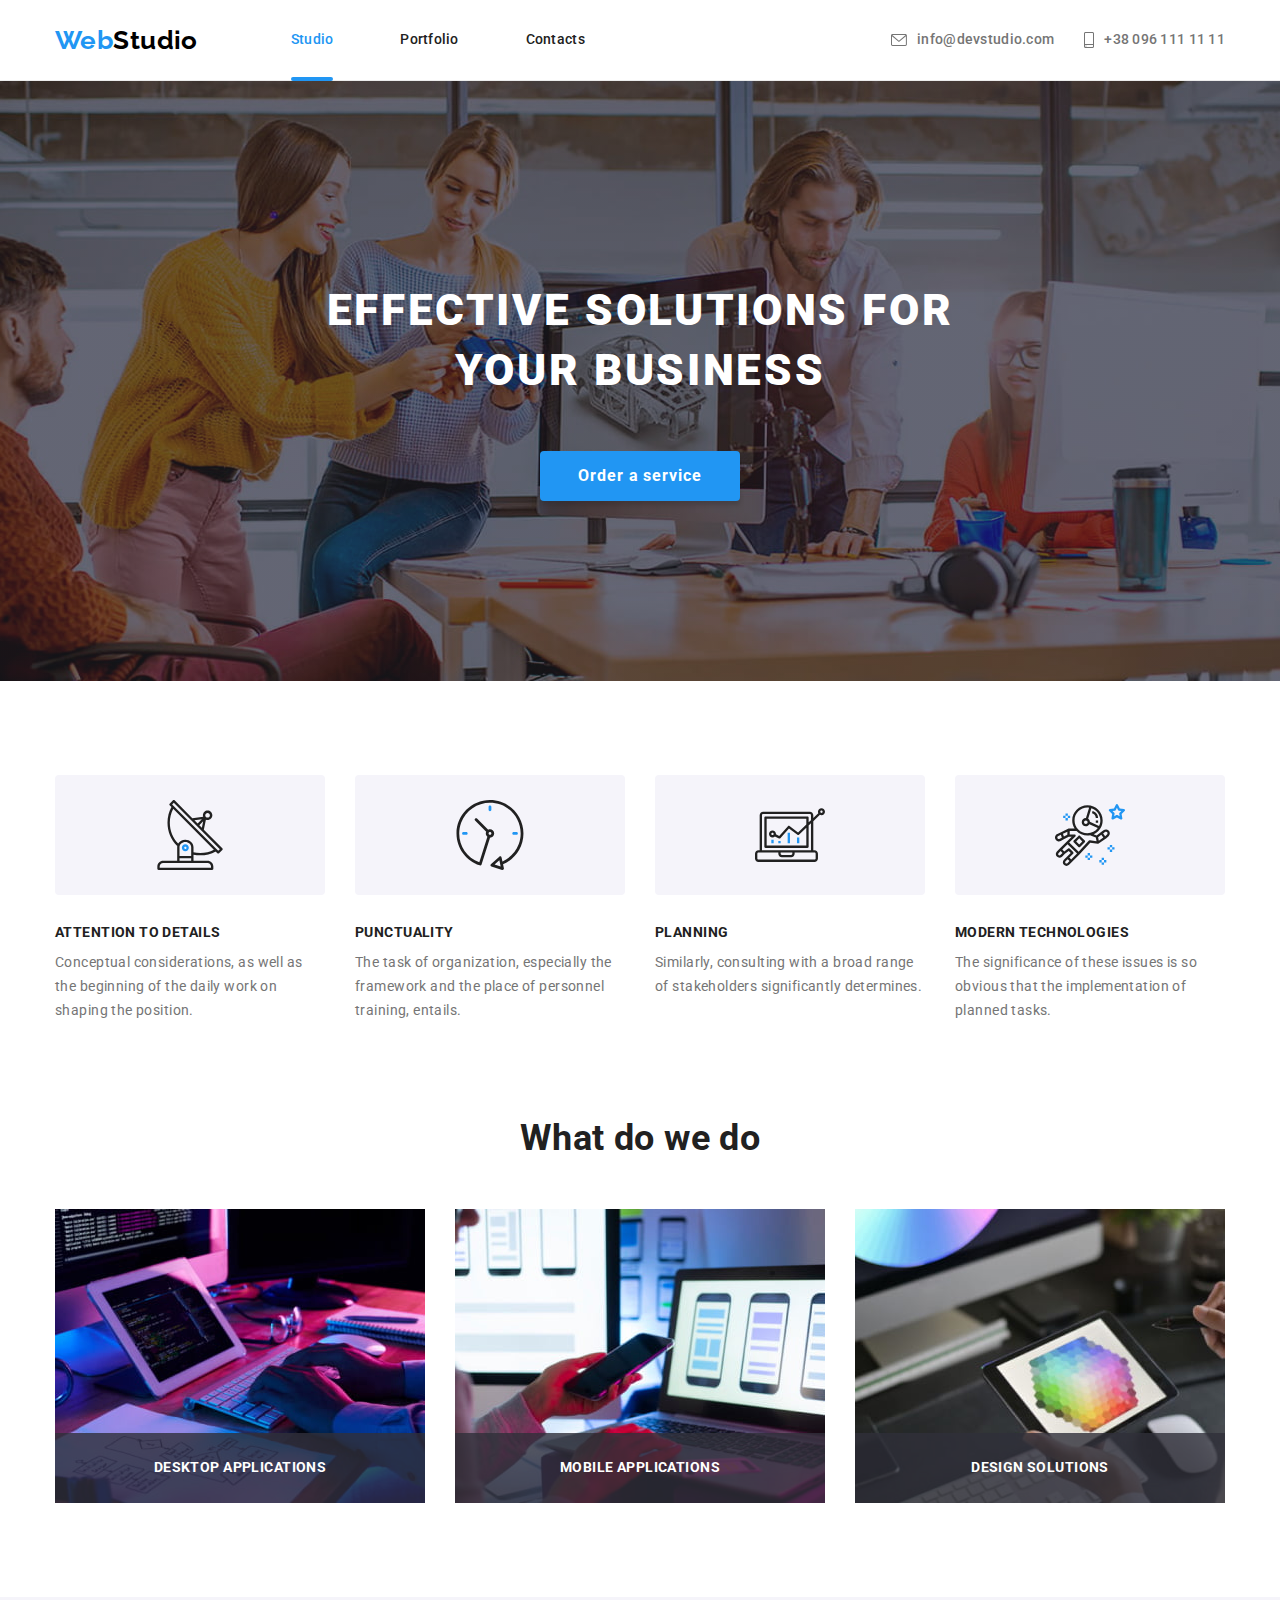
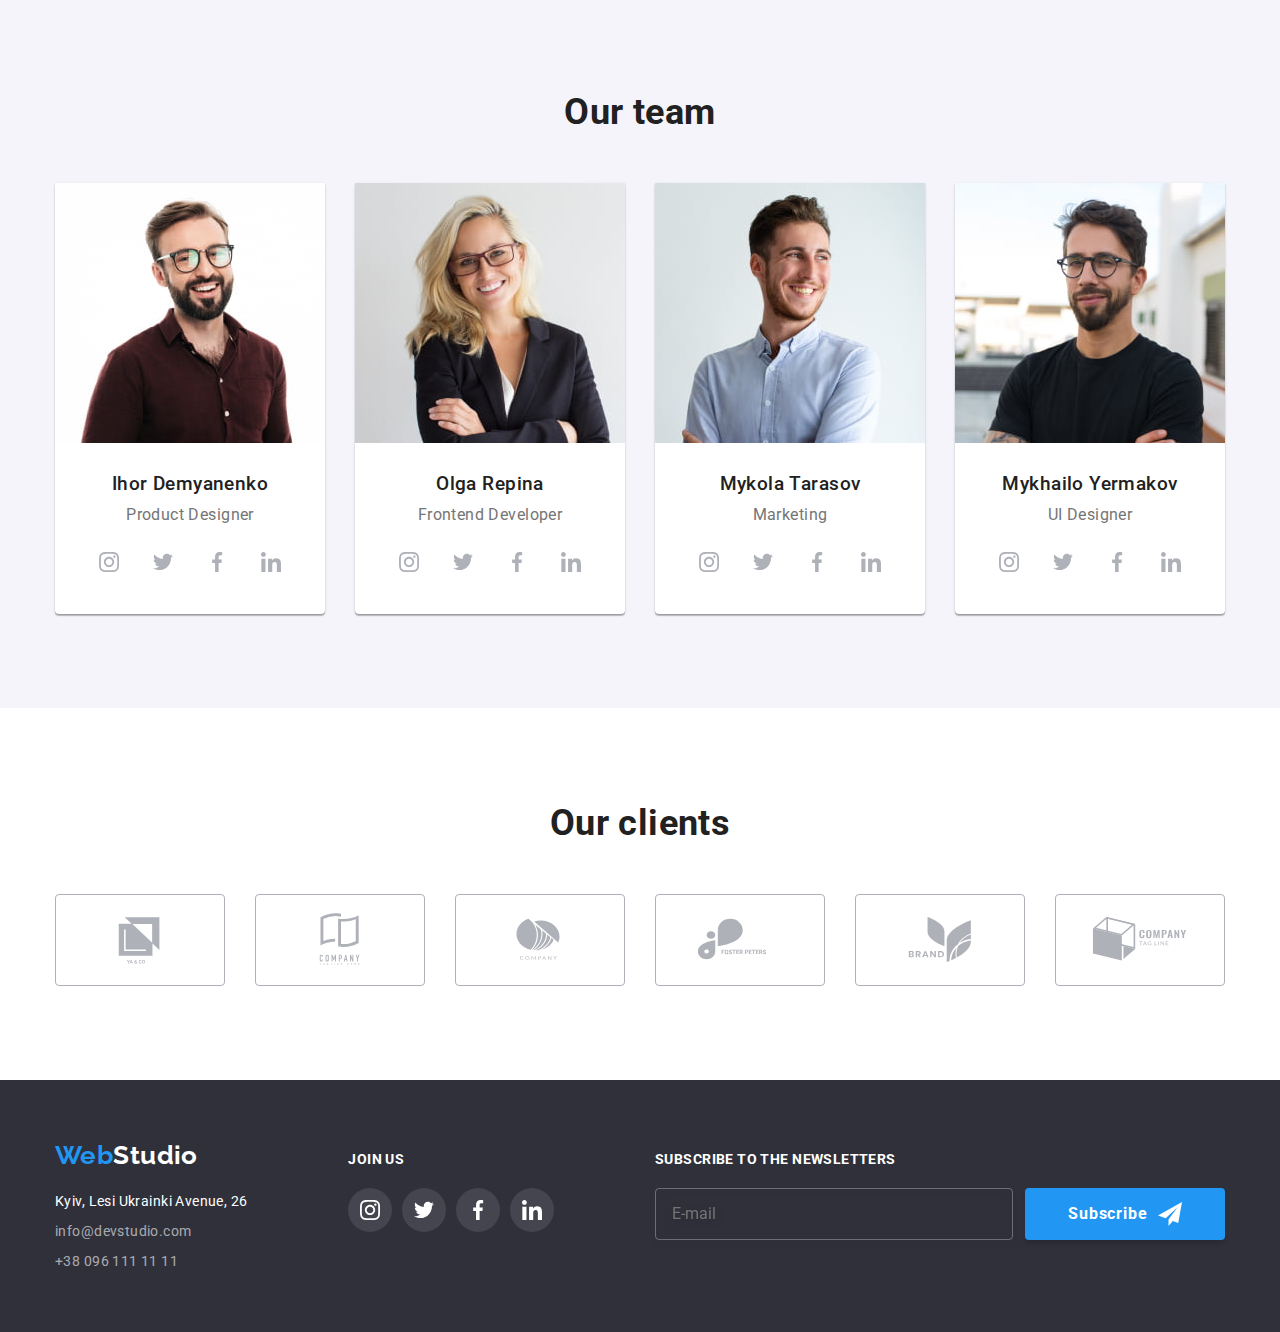
<file: index.html>
<!doctype html>
<html lang="en">
  <head>
    <meta charset="UTF-8" />
    <meta http-equiv="X-UA-Compatible" content="IE=edge" />
    <meta name="viewport" content="width=device-width, initial-scale=1.0" />
    <title>WebStudio</title>
    <link rel="icon" href="./images/favicon.ico" type="image/x-icon" />
    <link
      href="https://fonts.googleapis.com/css2?family=Raleway:wght@700&family=Roboto:wght@400;500;700;900&display=swap"
      rel="stylesheet"
    />
    <link rel="stylesheet" href="./css/main.min.css" />
  </head>

  <body>
    <!-- Header -->
    <header class="page-header">
      <div class="container container--centered page-header__container">
        <nav class="nav">
          <a class="logo" href="./index.html"
            >Web<span class="logo__text logo__text--black">Studio</span>
          </a>

          <button
            class="navigation-btn navigation-btn--mobile-menu"
            type="button"
            aria-expanded="false"
            aria-controls="mobile-menu"
            data-menu-button
          >
            <svg class="navigation-btn__icon" width="40" height="40" aria-label="Open mobile menu">
              <use class="navigation-btn__option--open" href="./images/icons.svg#open-menu"></use>
              <use class="navigation-btn__option--close" href="./images/icons.svg#close-menu"></use>
            </svg>
          </button>

          <div class="nav__container" id="mobile-menu" data-menu>
            <!-- Pages -->
            <ul class="pages">
              <li class="pages__item">
                <a class="link pages__link pages__link--current" href="./index.html">Studio</a>
              </li>
              <li class="pages__item">
                <a class="link pages__link" href="./portfolio.html">Portfolio</a>
              </li>
              <li class="pages__item">
                <a class="link pages__link" href="#">Contacts</a>
              </li>
            </ul>

            <!--Connection -->
            <ul class="connection">
              <li class="connection__item">
                <a class="link connection__link" href="mailto:info@devstudio.com">
                  <svg class="connection__icon connection__icon--envelope">
                    <use href="./images/icons.svg#envelope"></use>
                  </svg>
                  info@devstudio.com
                </a>
              </li>
              <li class="connection__item">
                <a class="link link--accent connection__link" href="tel:+380961111111">
                  <svg class="connection__icon connection__icon--smartphone">
                    <use href="./images/icons.svg#smartphone"></use>
                  </svg>
                  +38 096 111 11 11
                </a>
              </li>
            </ul>

            <ul class="mobile-menu__social-links">
              <li class="social-links__item--mobile-menu">
                <a class="link link--accent social-links__link--mobile-menu" href="#">
                  Instagram
                </a>
              </li>
              <li class="social-links__item--mobile-menu">
                <a class="link link--accent social-links__link--mobile-menu" href="#">Twitter</a>
              </li>
              <li class="social-links__item--mobile-menu">
                <a class="link link--accent social-links__link--mobile-menu" href="#">Facebook</a>
              </li>
              <li class="social-links__item--mobile-menu">
                <a class="link link--accent social-links__link--mobile-menu" href="#">LinkedIn</a>
              </li>
            </ul>
          </div>
        </nav>
      </div>
    </header>

    <main>
      <!-- Hero -->
      <section class="section section--hero">
        <h1 class="section__title section__title--hero">Effective solutions for your business</h1>
        <button class="btn section__btn section__btn--hero" type="button" data-modal-open>
          Order a service
        </button>
      </section>

      <!-- Features -->
      <section class="section">
        <div class="container container--centered">
          <h2 class="section__title visually-hidden">Features</h2>

          <ul class="features">
            <li class="features__item">
              <div class="features__wrap">
                <svg class="features__icon" width="70" height="70">
                  <use href="./images/icons.svg#antenna"></use>
                </svg>
              </div>
              <h3 class="features__title">Attention to details</h3>
              <p class="features__descr">
                Conceptual considerations, as well as the beginning of the daily work on shaping the
                position.
              </p>
            </li>
            <li class="features__item">
              <div class="features__wrap">
                <svg class="features__icon" width="70" height="70">
                  <use href="./images/icons.svg#clock"></use>
                </svg>
              </div>
              <h3 class="features__title">Punctuality</h3>
              <p class="features__descr">
                The task of organization, especially the framework and the place of personnel
                training, entails.
              </p>
            </li>
            <li class="features__item">
              <div class="features__wrap">
                <svg class="features__icon" width="70" height="70">
                  <use href="./images/icons.svg#diagram"></use>
                </svg>
              </div>
              <h3 class="features__title">Planning</h3>
              <p class="features__descr">
                Similarly, consulting with a broad range of stakeholders significantly determines.
              </p>
            </li>
            <li class="features__item">
              <div class="features__wrap">
                <svg class="features__icon" width="70" height="70">
                  <use href="./images/icons.svg#astronaut"></use>
                </svg>
              </div>
              <h3 class="features__title">Modern technologies</h3>
              <p class="features__descr">
                The significance of these issues is so obvious that the implementation of planned
                tasks.
              </p>
            </li>
          </ul>
        </div>
      </section>

      <!-- Directions -->
      <section class="section section--padding-top section--directions">
        <div class="container container--centered">
          <h2 class="section__title">What do we do</h2>

          <ul class="directions">
            <li class="directions__item">
              <div class="directions__meta">
                <img
                  class="directions__img"
                  srcset="./images/desktop.jpg 1x, ./images/desktop@2x.jpg 2x"
                  src="./images/desktop.jpg"
                  alt="Desktop development"
                  width="370"
                />
                <p class="directions__label">Desktop applications</p>
              </div>
            </li>
            <li class="directions__item">
              <div class="directions__meta">
                <img
                  class="directions__img"
                  srcset="./images/mobile.jpg 1x, ./images/mobile@2x.jpg 2x"
                  src="./images/mobile.jpg"
                  alt="Mobile app development"
                  width="370"
                />
                <p class="directions__label">Mobile applications</p>
              </div>
            </li>
            <li class="directions__item">
              <div class="directions__meta">
                <img
                  class="directions__img"
                  srcset="./images/web.jpg 1x, ./images/web@2x.jpg 2x"
                  src="./images/web.jpg"
                  alt="Web programming"
                  width="370"
                />
                <p class="directions__label">Design solutions</p>
              </div>
            </li>
          </ul>
        </div>
      </section>

      <!-- Team -->
      <section class="section section--bgr">
        <div class="container container--centered">
          <h2 class="section__title">Our team</h2>

          <ul class="team">
            <li class="team__item">
              <div class="team-member">
                <img
                  class="team-member__img"
                  srcset="
                    ./images/product-designer-270.jpg 270w,
                    ./images/product-designer-354.jpg 354w,
                    ./images/product-designer-450.jpg 450w,
                    ./images/product-designer-540.jpg 540w,
                    ./images/product-designer-708.jpg 708w,
                    ./images/product-designer-900.jpg 900w
                  "
                  sizes="(max-width: 767px) 450px, (min-width: 768px) and (max-width: 1199px) 354px, (min-width: 1200px) 270px"
                  src="./images/product-designer-450.jpg"
                  alt="Product Designer"
                />
                <div class="team-member__meta">
                  <h3 class="team-member__name">Ihor Demyanenko</h3>
                  <p class="team-member__position">Product Designer</p>

                  <!-- Social Links -->
                  <ul class="social-links team-member__social-links">
                    <li class="social-links__item">
                      <a class="social-links__link social-links__link--dynamic-fill-color" href="#">
                        <svg class="social-links__icon" width="20" height="20">
                          <use href="./images/icons.svg#instagram"></use>
                        </svg>
                      </a>
                    </li>
                    <li class="social-links__item">
                      <a class="social-links__link social-links__link--dynamic-fill-color" href="#">
                        <svg class="social-links__icon" width="20" height="20">
                          <use href="./images/icons.svg#twitter"></use>
                        </svg>
                      </a>
                    </li>
                    <li class="social-links__item">
                      <a class="social-links__link social-links__link--dynamic-fill-color" href="#">
                        <svg class="social-links__icon" width="20" height="20">
                          <use href="./images/icons.svg#facebook"></use>
                        </svg>
                      </a>
                    </li>
                    <li class="social-links__item">
                      <a class="social-links__link social-links__link--dynamic-fill-color" href="#">
                        <svg class="social-links__icon" width="20" height="20">
                          <use href="./images/icons.svg#linkedin"></use>
                        </svg>
                      </a>
                    </li>
                  </ul>
                </div>
              </div>
            </li>
            <li class="team__item">
              <div class="team-member">
                <img
                  class="team-member__img"
                  srcset="
                    ./images/frontend-developer-270.jpg 270w,
                    ./images/frontend-developer-354.jpg 354w,
                    ./images/frontend-developer-450.jpg 450w,
                    ./images/frontend-developer-540.jpg 540w,
                    ./images/frontend-developer-708.jpg 708w,
                    ./images/frontend-developer-900.jpg 900w
                  "
                  sizes="(max-width: 767px) 450px, (min-width: 768px) and (max-width: 1199px) 354px, (min-width: 1200px) 270px"
                  src="./images/frontend-developer-450.jpg"
                  alt="Frontend Developer"
                />
                <div class="team-member__meta">
                  <h3 class="team-member__name">Olga Repina</h3>
                  <p class="team-member__position">Frontend Developer</p>

                  <!-- Social Links -->
                  <ul class="social-links team-member__social-links">
                    <li class="social-links__item">
                      <a class="social-links__link social-links__link--dynamic-fill-color" href="#">
                        <svg class="social-links__icon" width="20" height="20">
                          <use href="./images/icons.svg#instagram"></use>
                        </svg>
                      </a>
                    </li>
                    <li class="social-links__item">
                      <a class="social-links__link social-links__link--dynamic-fill-color" href="#">
                        <svg class="social-links__icon" width="20" height="20">
                          <use href="./images/icons.svg#twitter"></use>
                        </svg>
                      </a>
                    </li>
                    <li class="social-links__item">
                      <a class="social-links__link social-links__link--dynamic-fill-color" href="#">
                        <svg class="social-links__icon" width="20" height="20">
                          <use href="./images/icons.svg#facebook"></use>
                        </svg>
                      </a>
                    </li>
                    <li class="social-links__item">
                      <a class="social-links__link social-links__link--dynamic-fill-color" href="#">
                        <svg class="social-links__icon" width="20" height="20">
                          <use href="./images/icons.svg#linkedin"></use>
                        </svg>
                      </a>
                    </li>
                  </ul>
                </div>
              </div>
            </li>
            <li class="team__item">
              <div class="team-member">
                <img
                  class="team-member__img"
                  srcset="
                    ./images/marketing-270.jpg 270w,
                    ./images/marketing-354.jpg 354w,
                    ./images/marketing-450.jpg 450w,
                    ./images/marketing-540.jpg 540w,
                    ./images/marketing-708.jpg 708w,
                    ./images/marketing-900.jpg 900w
                  "
                  sizes="(max-width: 767px) 450px, (min-width: 768px) and (max-width: 1199px) 354px, (min-width: 1200px) 270px"
                  src="./images/marketing-450.jpg"
                  alt="Marketing"
                />
                <div class="team-member__meta">
                  <h3 class="team-member__name">Mykola Tarasov</h3>
                  <p class="team-member__position">Marketing</p>

                  <!-- Social Links -->
                  <ul class="social-links team-member__social-links">
                    <li class="social-links__item">
                      <a class="social-links__link social-links__link--dynamic-fill-color" href="#">
                        <svg class="social-links__icon" width="20" height="20">
                          <use href="./images/icons.svg#instagram"></use>
                        </svg>
                      </a>
                    </li>
                    <li class="social-links__item">
                      <a class="social-links__link social-links__link--dynamic-fill-color" href="#">
                        <svg class="social-links__icon" width="20" height="20">
                          <use href="./images/icons.svg#twitter"></use>
                        </svg>
                      </a>
                    </li>
                    <li class="social-links__item">
                      <a class="social-links__link social-links__link--dynamic-fill-color" href="#">
                        <svg class="social-links__icon" width="20" height="20">
                          <use href="./images/icons.svg#facebook"></use>
                        </svg>
                      </a>
                    </li>
                    <li class="social-links__item">
                      <a class="social-links__link social-links__link--dynamic-fill-color" href="#">
                        <svg class="social-links__icon" width="20" height="20">
                          <use href="./images/icons.svg#linkedin"></use>
                        </svg>
                      </a>
                    </li>
                  </ul>
                </div>
              </div>
            </li>
            <li class="team__item">
              <div class="team-member">
                <img
                  class="team-member__img"
                  srcset="
                    ./images/ui-designer-270.jpg 270w,
                    ./images/ui-designer-354.jpg 354w,
                    ./images/ui-designer-450.jpg 450w,
                    ./images/ui-designer-540.jpg 540w,
                    ./images/ui-designer-708.jpg 708w,
                    ./images/ui-designer-900.jpg 900w
                  "
                  sizes="(max-width: 767px) 450px, (min-width: 768px) and (max-width: 1199px) 354px, (min-width: 1200px) 270px"
                  src="./images/ui-designer-450.jpg"
                  alt="UI Designer"
                />
                <div class="team-member__meta">
                  <h3 class="team-member__name">Mykhailo Yermakov</h3>
                  <p class="team-member__position">UI Designer</p>

                  <!-- Social Links -->
                  <ul class="social-links team-member__social-links">
                    <li class="social-links__item">
                      <a class="social-links__link social-links__link--dynamic-fill-color" href="#">
                        <svg class="social-links__icon" width="20" height="20">
                          <use href="./images/icons.svg#instagram"></use>
                        </svg>
                      </a>
                    </li>
                    <li class="social-links__item">
                      <a class="social-links__link social-links__link--dynamic-fill-color" href="#">
                        <svg class="social-links__icon" width="20" height="20">
                          <use href="./images/icons.svg#twitter"></use>
                        </svg>
                      </a>
                    </li>
                    <li class="social-links__item">
                      <a class="social-links__link social-links__link--dynamic-fill-color" href="#">
                        <svg class="social-links__icon" width="20" height="20">
                          <use href="./images/icons.svg#facebook"></use>
                        </svg>
                      </a>
                    </li>
                    <li class="social-links__item">
                      <a class="social-links__link social-links__link--dynamic-fill-color" href="#">
                        <svg class="social-links__icon" width="20" height="20">
                          <use href="./images/icons.svg#linkedin"></use>
                        </svg>
                      </a>
                    </li>
                  </ul>
                </div>
              </div>
            </li>
          </ul>
        </div>
      </section>

      <!-- Clients -->
      <section class="section">
        <div class="container container--centered">
          <h2 class="section__title">Our clients</h2>

          <ul class="clients">
            <li class="clients__item">
              <a class="clients__link" href="#">
                <svg class="clients__icon" width="106" height="60">
                  <use href="./images/icons.svg#logo-ya-and-co"></use>
                </svg>
              </a>
            </li>
            <li class="clients__item">
              <a class="clients__link" href="#">
                <svg class="clients__icon" width="106" height="60">
                  <use href="./images/icons.svg#logo-tagline-here"></use>
                </svg>
              </a>
            </li>
            <li class="clients__item">
              <a class="clients__link" href="#">
                <svg class="clients__icon" width="106" height="60">
                  <use href="./images/icons.svg#logo-company"></use>
                </svg>
              </a>
            </li>
            <li class="clients__item">
              <a class="clients__link" href="#">
                <svg class="clients__icon" width="106" height="60">
                  <use href="./images/icons.svg#logo-foster-peters"></use>
                </svg>
              </a>
            </li>
            <li class="clients__item">
              <a class="clients__link" href="#">
                <svg class="clients__icon" width="106" height="60">
                  <use href="./images/icons.svg#logo-brand"></use>
                </svg>
              </a>
            </li>
            <li class="clients__item">
              <a class="clients__link" href="#">
                <svg class="clients__icon" width="106" height="60">
                  <use href="./images/icons.svg#logo-tag-line"></use>
                </svg>
              </a>
            </li>
          </ul>
        </div>
      </section>
    </main>

    <!-- Footer -->
    <footer class="page-footer">
      <div class="container container--centered page-footer__container">
        <div class="page-footer__association">
          <a class="logo" href="./index.html"
            >Web<span class="logo__text logo__text--white">Studio</span>
          </a>

          <address>
            <!-- Contacts -->
            <ul class="contacts page-footer__contacts">
              <li class="contacts__item">
                <a
                  class="link contacts__link contacts__link--white-link"
                  href="https://goo.gl/maps/5Cw5wHXfv2F4CqR76"
                  target="_blank"
                  rel="noopener noreferrer"
                  >Kyiv, Lesi Ukrainki Avenue, 26</a
                >
              </li>
              <li class="contacts__item">
                <a class="link contacts__link" href="mailto:info@devstudio.com"
                  >info@devstudio.com</a
                >
              </li>
              <li class="contacts__item">
                <a class="link contacts__link" href="tel:+380961111111">+38 096 111 11 11</a>
              </li>
            </ul>
          </address>
        </div>

        <!-- Connect -->
        <div class="page-footer__connect">
          <p class="page-footer__title">Join us</p>

          <!-- Social Links -->
          <ul class="social-links page-footer__social-links">
            <li class="social-links__item">
              <a class="social-links__link social-links__link--static-fill-color" href="#">
                <svg class="social-links__icon" width="20" height="20">
                  <use href="./images/icons.svg#instagram"></use>
                </svg>
              </a>
            </li>
            <li class="social-links__item">
              <a class="social-links__link social-links__link--static-fill-color" href="#">
                <svg class="social-links__icon" width="20" height="20">
                  <use href="./images/icons.svg#twitter"></use>
                </svg>
              </a>
            </li>
            <li class="social-links__item">
              <a class="social-links__link social-links__link--static-fill-color" href="#">
                <svg class="social-links__icon" width="20" height="20">
                  <use href="./images/icons.svg#facebook"></use>
                </svg>
              </a>
            </li>
            <li class="social-links__item">
              <a class="social-links__link social-links__link--static-fill-color" href="#">
                <svg class="social-links__icon" width="20" height="20">
                  <use href="./images/icons.svg#linkedin"></use>
                </svg>
              </a>
            </li>
          </ul>
        </div>

        <!-- Subscribe -->
        <div class="subscribe page-footer__subscribe">
          <p class="page-footer__title">Subscribe to the newsletters</p>

          <!-- Subscription -->
          <form
            class="subscription subscribe__subscription"
            name="subscription"
            autocomplete="on"
            novalidate
          >
            <input class="subscription__field" type="email" name="email" placeholder="E-mail" />
            <button class="btn subscription__btn" type="submit">
              Subscribe
              <svg class="btn__icon" width="24" height="24">
                <use href="./images/icons.svg#send"></use>
              </svg>
            </button>
          </form>
        </div>
      </div>
    </footer>

    <!-- Backdrop -->
    <div class="backdrop backdrop--is-hidden" data-modal>
      <!-- Modal Window -->
      <div class="modal-window modal-window--service-order">
        <button class="navigation-btn navigation-btn--close-modal" data-modal-close>
          <svg class="navigation-btn__icon" width="18" height="18">
            <use href="./images/icons.svg#close"></use>
          </svg>
        </button>
        <p class="modal-window__title">Leave your contact information, and we will call you back</p>

        <!-- Service Order -->
        <form
          class="service-order modal-window__service-order"
          name="service-order"
          autocomplete="on"
          novalidate
        >
          <div class="service-order__input-fields">
            <label class="service-order__label service-order__label--text-field">
              Name
              <span class="service-order__field">
                <input
                  class="service-order__input service-order__input--one-line-field"
                  type="text"
                  name="name"
                />
                <svg class="service-order__icon service-order__icon--input" width="12" height="12">
                  <use href="./images/icons.svg#name"></use>
                </svg>
              </span>
            </label>
            <label class="service-order__label service-order__label--text-field">
              Phone
              <span class="service-order__field">
                <input
                  class="service-order__input service-order__input--one-line-field"
                  type="tel"
                  name="tel"
                />
                <svg class="service-order__icon service-order__icon--input" width="13" height="13">
                  <use href="./images/icons.svg#tel"></use>
                </svg>
              </span>
            </label>
            <label class="service-order__label service-order__label--text-field">
              Email
              <span class="service-order__field">
                <input
                  class="service-order__input service-order__input--one-line-field"
                  type="email"
                  name="email"
                />
                <svg class="service-order__icon service-order__icon--input" width="15" height="12">
                  <use href="./images/icons.svg#email"></use>
                </svg>
              </span>
            </label>
            <label
              class="service-order__label service-order__label--text-field service-order__label--margin-bottom"
            >
              Comment
              <textarea
                class="service-order__input service-order__input--multi-line-field"
                name="comment"
                placeholder="Enter the text"
              ></textarea>
            </label>
          </div>

          <label class="service-order__label service-order__label--check">
            <input
              class="service-order__field service-order__field--check visually-hidden"
              type="checkbox"
              name="policy"
              value="policy"
            />
            <span class="service-order__check">
              <svg class="service-order__icon service-order__icon--check" width="16" height="15">
                <use href="./images/icons.svg#check"></use>
              </svg>
            </span>
            I agree to the newsletter and accept&nbsp;
            <a class="service-order__link" href="#">Terms of the agreement</a>
          </label>
          <button class="btn service-order__btn" type="submit">Send</button>
        </form>
      </div>
    </div>

    <script src="./js/mobile-menu.js"></script>
    <script src="./js/modal.js"></script>
  </body>
</html>
</file>
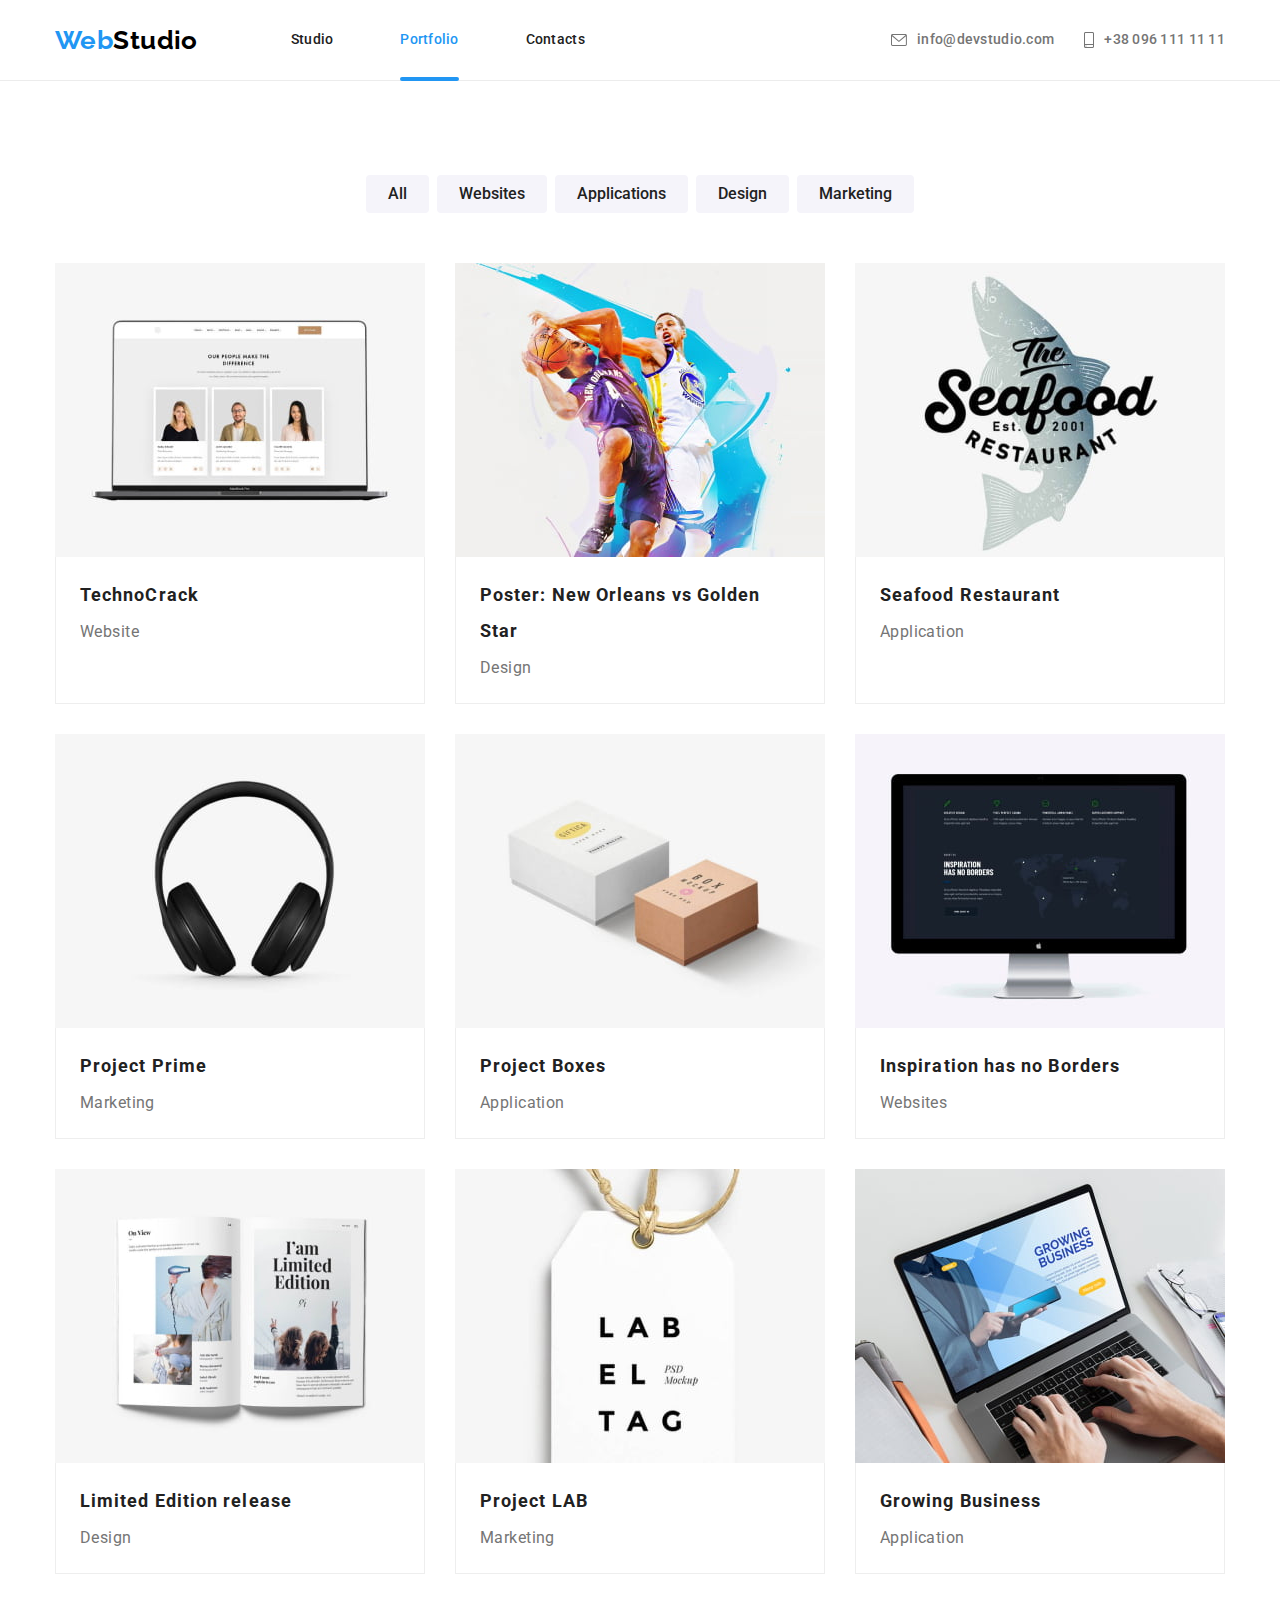
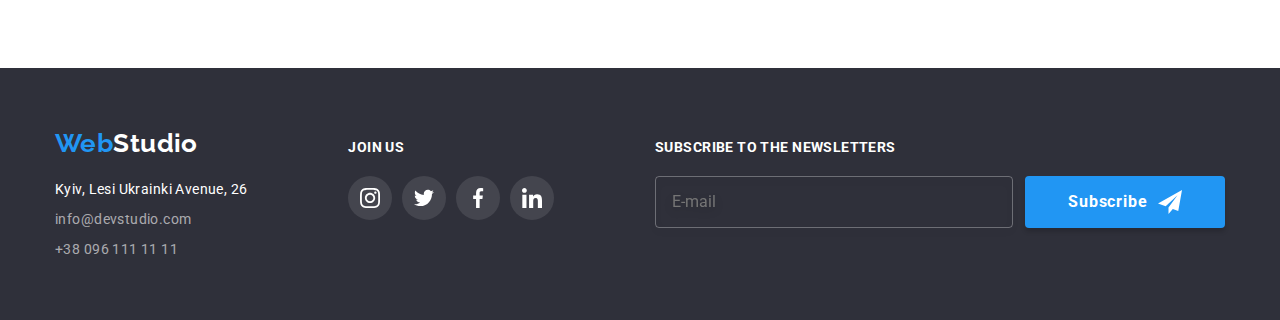
<file: portfolio.html>
<!doctype html>
<html lang="en">
  <head>
    <meta charset="UTF-8" />
    <meta http-equiv="X-UA-Compatible" content="IE=edge" />
    <meta name="viewport" content="width=device-width, initial-scale=1.0" />
    <title>Portfolio</title>
    <link rel="icon" href="./images/favicon.ico" type="image/x-icon" />
    <link
      href="https://fonts.googleapis.com/css2?family=Raleway:wght@700&family=Roboto:wght@400;500;700;900&display=swap"
      rel="stylesheet"
    />
    <link rel="stylesheet" href="./css/main.min.css" />
  </head>

  <body>
    <!-- Header -->
    <header class="page-header">
      <div class="container container--centered page-header__container">
        <nav class="nav">
          <a class="logo" href="./index.html"
            >Web<span class="logo__text logo__text--black">Studio</span>
          </a>

          <button
            class="navigation-btn navigation-btn--mobile-menu"
            type="button"
            aria-expanded="false"
            aria-controls="mobile-menu"
            data-menu-button
          >
            <svg class="navigation-btn__icon" width="40" height="40" aria-label="Open mobile menu">
              <use class="navigation-btn__option--open" href="./images/icons.svg#open-menu"></use>
              <use class="navigation-btn__option--close" href="./images/icons.svg#close-menu"></use>
            </svg>
          </button>

          <div class="nav__container" id="mobile-menu" data-menu>
            <!-- Pages -->
            <ul class="pages">
              <li class="pages__item">
                <a class="link pages__link" href="./index.html">Studio</a>
              </li>
              <li class="pages__item">
                <a class="link pages__link pages__link--current" href="./portfolio.html">
                  Portfolio
                </a>
              </li>
              <li class="pages__item">
                <a class="link pages__link" href="#">Contacts</a>
              </li>
            </ul>

            <!--Connection -->
            <ul class="connection">
              <li class="connection__item">
                <a class="link connection__link" href="mailto:info@devstudio.com">
                  <svg class="connection__icon connection__icon--envelope">
                    <use href="./images/icons.svg#envelope"></use>
                  </svg>
                  info@devstudio.com
                </a>
              </li>
              <li class="connection__item">
                <a class="link link--accent connection__link" href="tel:+380961111111">
                  <svg class="connection__icon connection__icon--smartphone">
                    <use href="./images/icons.svg#smartphone"></use>
                  </svg>
                  +38 096 111 11 11
                </a>
              </li>
            </ul>

            <ul class="mobile-menu__social-links">
              <li class="social-links__item--mobile-menu">
                <a class="link link--accent social-links__link--mobile-menu" href="#">
                  Instagram
                </a>
              </li>
              <li class="social-links__item--mobile-menu">
                <a class="link link--accent social-links__link--mobile-menu" href="#">Twitter</a>
              </li>
              <li class="social-links__item--mobile-menu">
                <a class="link link--accent social-links__link--mobile-menu" href="#">Facebook</a>
              </li>
              <li class="social-links__item--mobile-menu">
                <a class="link link--accent social-links__link--mobile-menu" href="#">LinkedIn</a>
              </li>
            </ul>
          </div>
        </nav>
      </div>
    </header>

    <!-- Portfolio -->
    <main>
      <section class="section">
        <div class="container container--centered">
          <h1 class="section__title visually-hidden">Portfolio</h1>

          <!-- Tabs -->
          <ul class="tabs tabs--margin-bottom">
            <li class="tabs__item">
              <button class="tabs__btn" type="button">All</button>
            </li>
            <li class="tabs__item">
              <button class="tabs__btn" type="button">Websites</button>
            </li>
            <li class="tabs__item">
              <button class="tabs__btn" type="button">Applications</button>
            </li>
            <li class="tabs__item">
              <button class="tabs__btn" type="button">Design</button>
            </li>
            <li class="tabs__item">
              <button class="tabs__btn" type="button">Marketing</button>
            </li>
          </ul>

          <!-- Projects -->
          <ul class="portfolio">
            <li class="portfolio__item">
              <a class="project" href="#">
                <div class="project__meta">
                  <img
                    class="project__img"
                    srcset="
                      ./images/technoquack-354.jpg 354w,
                      ./images/technoquack-370.jpg 370w,
                      ./images/technoquack-450.jpg 450w,
                      ./images/technoquack-708.jpg 708w,
                      ./images/technoquack-740.jpg 740w,
                      ./images/technoquack-900.jpg 900w
                    "
                    sizes="(max-width: 767px) 450px, (min-width: 768px) and (max-width: 1199px) 354px, (min-width: 1200px) 370px"
                    src="./images/technoquack-450.jpg"
                    alt="Website of the TechnoCrack project."
                  />
                  <div class="project__overlay">
                    <p>
                      The resource offers comprehensive packages with various levels of
                      functionality and services. All of this will allow the visitor to obtain
                      comprehensive information about the company or individual.
                    </p>
                  </div>
                </div>
                <div class="project__label">
                  <h2 class="project__title">TechnoCrack</h2>
                  <p class="project__descr">Website</p>
                </div>
              </a>
            </li>
            <li class="portfolio__item">
              <a class="project" href="#">
                <div class="project__meta">
                  <img
                    class="project__img"
                    srcset="
                      ./images/football-354.jpg 354w,
                      ./images/football-370.jpg 370w,
                      ./images/football-450.jpg 450w,
                      ./images/football-708.jpg 708w,
                      ./images/football-740.jpg 740w,
                      ./images/football-900.jpg 900w
                    "
                    sizes="(max-width: 767px) 450px, (min-width: 768px) and (max-width: 1199px) 354px, (min-width: 1200px) 370px"
                    src="./images/football-450.jpg"
                    alt="Football teams' posters"
                  />
                  <div class="project__overlay">
                    <p>
                      The resource offers comprehensive packages with various levels of
                      functionality and services. All of this will allow the visitor to obtain
                      comprehensive information about the company or individual.
                    </p>
                  </div>
                </div>
                <div class="project__label">
                  <h2 class="project__title">Poster: New Orleans vs Golden Star</h2>
                  <p class="project__descr">Design</p>
                </div>
              </a>
            </li>
            <li class="portfolio__item">
              <a class="project" href="#">
                <div class="project__meta">
                  <img
                    class="project__img"
                    srcset="
                      ./images/seafood-restaurant-354.jpg 354w,
                      ./images/seafood-restaurant-370.jpg 370w,
                      ./images/seafood-restaurant-450.jpg 450w,
                      ./images/seafood-restaurant-708.jpg 708w,
                      ./images/seafood-restaurant-740.jpg 740w,
                      ./images/seafood-restaurant-900.jpg 900w
                    "
                    sizes="(max-width: 767px) 450px, (min-width: 768px) and (max-width: 1199px) 354px, (min-width: 1200px) 370px"
                    src="./images/seafood-restaurant-450.jpg"
                    alt="Logo for the Seafood restaurant app"
                  />
                  <div class="project__overlay">
                    <p>
                      The resource offers comprehensive packages with various levels of
                      functionality and services. All of this will allow the visitor to obtain
                      comprehensive information about the company or individual.
                    </p>
                  </div>
                </div>
                <div class="project__label">
                  <h2 class="project__title">Seafood Restaurant</h2>
                  <p class="project__descr">Application</p>
                </div>
              </a>
            </li>
            <li class="portfolio__item">
              <a class="project" href="#">
                <div class="project__meta">
                  <img
                    class="project__img"
                    srcset="
                      ./images/headphone-prime-354.jpg 354w,
                      ./images/headphone-prime-370.jpg 370w,
                      ./images/headphone-prime-450.jpg 450w,
                      ./images/headphone-prime-708.jpg 708w,
                      ./images/headphone-prime-740.jpg 740w,
                      ./images/headphone-prime-900.jpg 900w
                    "
                    sizes="(max-width: 767px) 450px, (min-width: 768px) and (max-width: 1199px) 354px, (min-width: 1200px) 370px"
                    src="./images/headphone-prime-450.jpg"
                    alt="Marketing services for selling Prime technology"
                  />
                  <div class="project__overlay">
                    <p>
                      The resource offers comprehensive packages with various levels of
                      functionality and services. All of this will allow the visitor to obtain
                      comprehensive information about the company or individual.
                    </p>
                  </div>
                </div>
                <div class="project__label">
                  <h2 class="project__title">Project Prime</h2>
                  <p class="project__descr">Marketing</p>
                </div>
              </a>
            </li>
            <li class="portfolio__item">
              <a class="project" href="#">
                <div class="project__meta">
                  <img
                    class="project__img"
                    srcset="
                      ./images/boxes-354.jpg 354w,
                      ./images/boxes-370.jpg 370w,
                      ./images/boxes-450.jpg 450w,
                      ./images/boxes-708.jpg 708w,
                      ./images/boxes-740.jpg 740w,
                      ./images/boxes-900.jpg 900w
                    "
                    sizes="(max-width: 767px) 450px, (min-width: 768px) and (max-width: 1199px) 354px, (min-width: 1200px) 370px"
                    src="./images/boxes-450.jpg"
                    alt="Logo with boxes for the Boxes project"
                  />
                  <div class="project__overlay">
                    <p>
                      The resource offers comprehensive packages with various levels of
                      functionality and services. All of this will allow the visitor to obtain
                      comprehensive information about the company or individual.
                    </p>
                  </div>
                </div>
                <div class="project__label">
                  <h2 class="project__title">Project Boxes</h2>
                  <p class="project__descr">Application</p>
                </div>
              </a>
            </li>
            <li class="portfolio__item">
              <a class="project" href="#">
                <div class="project__meta">
                  <img
                    class="project__img"
                    srcset="
                      ./images/inspiration-354.jpg 354w,
                      ./images/inspiration-370.jpg 370w,
                      ./images/inspiration-450.jpg 450w,
                      ./images/inspiration-708.jpg 708w,
                      ./images/inspiration-740.jpg 740w,
                      ./images/inspiration-900.jpg 900w
                    "
                    sizes="(max-width: 767px) 450px, (min-width: 768px) and (max-width: 1199px) 354px, (min-width: 1200px) 370px"
                    src="./images/inspiration-450.jpg"
                    alt="Website on the theme: Inspiration Knows No Bounds"
                  />
                  <div class="project__overlay">
                    <p>
                      The resource offers comprehensive packages with various levels of
                      functionality and services. All of this will allow the visitor to obtain
                      comprehensive information about the company or individual.
                    </p>
                  </div>
                </div>
                <div class="project__label">
                  <h2 class="project__title">Inspiration has no Borders</h2>
                  <p class="project__descr">Websites</p>
                </div>
              </a>
            </li>
            <li class="portfolio__item">
              <a class="project" href="#">
                <div class="project__meta">
                  <img
                    class="project__img"
                    srcset="
                      ./images/limited-edition-354.jpg 354w,
                      ./images/limited-edition-370.jpg 370w,
                      ./images/limited-edition-450.jpg 450w,
                      ./images/limited-edition-708.jpg 708w,
                      ./images/limited-edition-740.jpg 740w,
                      ./images/limited-edition-900.jpg 900w
                    "
                    sizes="(max-width: 767px) 450px, (min-width: 768px) and (max-width: 1199px) 354px, (min-width: 1200px) 370px"
                    src="./images/limited-edition-450.jpg"
                    alt="Limited Edition book"
                  />
                  <div class="project__overlay">
                    <p>
                      The resource offers comprehensive packages with various levels of
                      functionality and services. All of this will allow the visitor to obtain
                      comprehensive information about the company or individual.
                    </p>
                  </div>
                </div>
                <div class="project__label">
                  <h2 class="project__title">Limited Edition release</h2>
                  <p class="project__descr">Design</p>
                </div>
              </a>
            </li>
            <li class="portfolio__item">
              <a class="project" href="#">
                <div class="project__meta">
                  <img
                    class="project__img"
                    srcset="
                      ./images/lab-project-354.jpg 354w,
                      ./images/lab-project-370.jpg 370w,
                      ./images/lab-project-450.jpg 450w,
                      ./images/lab-project-708.jpg 708w,
                      ./images/lab-project-740.jpg 740w,
                      ./images/lab-project-900.jpg 900w
                    "
                    sizes="(max-width: 767px) 450px, (min-width: 768px) and (max-width: 1199px) 354px, (min-width: 1200px) 370px"
                    src="./images/lab-project-450.jpg"
                    alt="Tag with the LAB project logo"
                  />
                  <div class="project__overlay">
                    <p>
                      The resource offers comprehensive packages with various levels of
                      functionality and services. All of this will allow the visitor to obtain
                      comprehensive information about the company or individual.
                    </p>
                  </div>
                </div>
                <div class="project__label">
                  <h2 class="project__title">Project LAB</h2>
                  <p class="project__descr">Marketing</p>
                </div>
              </a>
            </li>
            <li class="portfolio__item">
              <a class="project" href="#">
                <div class="project__meta">
                  <img
                    class="project__img"
                    srcset="
                      ./images/growing-business-354.jpg 354w,
                      ./images/growing-business-370.jpg 370w,
                      ./images/growing-business-450.jpg 450w,
                      ./images/growing-business-708.jpg 708w,
                      ./images/growing-business-740.jpg 740w,
                      ./images/growing-business-900.jpg 900w
                    "
                    sizes="(max-width: 767px) 450px, (min-width: 768px) and (max-width: 1199px) 354px, (min-width: 1200px) 370px"
                    src="./images/growing-business-450.jpg"
                    alt="Application for the Growing Business project"
                  />
                  <div class="project__overlay">
                    <p>
                      The resource offers comprehensive packages with various levels of
                      functionality and services. All of this will allow the visitor to obtain
                      comprehensive information about the company or individual.
                    </p>
                  </div>
                </div>
                <div class="project__label">
                  <h2 class="project__title">Growing Business</h2>
                  <p class="project__descr">Application</p>
                </div>
              </a>
            </li>
          </ul>
        </div>
      </section>
    </main>

    <!-- Footer -->
    <footer class="page-footer">
      <div class="container container--centered page-footer__container">
        <div class="page-footer__association">
          <a class="logo" href="./index.html"
            >Web<span class="logo__text logo__text--white">Studio</span>
          </a>

          <address>
            <!-- Contacts -->
            <ul class="contacts page-footer__contacts">
              <li class="contacts__item">
                <a
                  class="link contacts__link contacts__link--white-link"
                  href="https://goo.gl/maps/5Cw5wHXfv2F4CqR76"
                  target="_blank"
                  rel="noopener noreferrer"
                  >Kyiv, Lesi Ukrainki Avenue, 26</a
                >
              </li>
              <li class="contacts__item">
                <a class="link contacts__link" href="mailto:info@devstudio.com"
                  >info@devstudio.com</a
                >
              </li>
              <li class="contacts__item">
                <a class="link contacts__link" href="tel:+380961111111">+38 096 111 11 11</a>
              </li>
            </ul>
          </address>
        </div>

        <!-- Connect -->
        <div class="page-footer__connect">
          <p class="page-footer__title">Join us</p>

          <!-- Social Links -->
          <ul class="social-links page-footer__social-links">
            <li class="social-links__item">
              <a class="social-links__link social-links__link--static-fill-color" href="#">
                <svg class="social-links__icon" width="20" height="20">
                  <use href="./images/icons.svg#instagram"></use>
                </svg>
              </a>
            </li>
            <li class="social-links__item">
              <a class="social-links__link social-links__link--static-fill-color" href="#">
                <svg class="social-links__icon" width="20" height="20">
                  <use href="./images/icons.svg#twitter"></use>
                </svg>
              </a>
            </li>
            <li class="social-links__item">
              <a class="social-links__link social-links__link--static-fill-color" href="#">
                <svg class="social-links__icon" width="20" height="20">
                  <use href="./images/icons.svg#facebook"></use>
                </svg>
              </a>
            </li>
            <li class="social-links__item">
              <a class="social-links__link social-links__link--static-fill-color" href="#">
                <svg class="social-links__icon" width="20" height="20">
                  <use href="./images/icons.svg#linkedin"></use>
                </svg>
              </a>
            </li>
          </ul>
        </div>

        <!-- Subscribe -->
        <div class="subscribe page-footer__subscribe">
          <p class="page-footer__title">Subscribe to the newsletters</p>

          <!-- Subscription -->
          <form
            class="subscription subscribe__subscription"
            name="subscription"
            autocomplete="on"
            novalidate
          >
            <input class="subscription__field" type="email" name="email" placeholder="E-mail" />
            <button class="btn subscription__btn" type="submit">
              Subscribe
              <svg class="btn__icon" width="24" height="24">
                <use href="./images/icons.svg#send"></use>
              </svg>
            </button>
          </form>
        </div>
      </div>
    </footer>

    <script src="./js/mobile-menu.js"></script>
  </body>
</html>
</file>
<file: css/main.min.css>
/*! modern-normalize v1.1.0 | MIT License | https://github.com/sindresorhus/modern-normalize */
*,::after,::before{box-sizing:border-box}html{line-height:1.15;-webkit-text-size-adjust:100%;-moz-tab-size:4;tab-size:4}body{margin:0;font-family:system-ui,-apple-system,"Segoe UI",Roboto,Helvetica,Arial,sans-serif,"Apple Color Emoji","Segoe UI Emoji";font-family:"Roboto";font-size:14px;letter-spacing:.03em;color:#757575;background-color:#fff}hr{height:0;color:inherit}abbr[title]{text-decoration:underline dotted}b,strong{font-weight:bolder}code,kbd,pre,samp{font-family:ui-monospace,SFMono-Regular,Consolas,"Liberation Mono",Menlo,monospace;font-size:1em}small{font-size:80%}sub,sup{font-size:75%;line-height:0;position:relative;vertical-align:baseline}sub{bottom:-.25em}sup{top:-.5em}table{text-indent:0;border-color:inherit}button,input,optgroup,select,textarea{font-family:inherit;font-size:100%;line-height:1.15;margin:0}button,select{text-transform:none}[type=button],[type=reset],[type=submit],button{-webkit-appearance:button}::-moz-focus-inner{border-style:none;padding:0}:-moz-focusring{outline:1px dotted ButtonText}:-moz-ui-invalid{box-shadow:none}legend{padding:0}progress{vertical-align:baseline}::-webkit-inner-spin-button,::-webkit-outer-spin-button{height:auto}[type=search]{-webkit-appearance:textfield;outline-offset:-2px}::-webkit-search-decoration{-webkit-appearance:none}::-webkit-file-upload-button{-webkit-appearance:button;font:inherit}summary{display:list-item}@media (max-width:767px){body.modal-open{position:relative;height:100%;width:100%;overflow:hidden}}ul{list-style-type:none}a{text-decoration:none}address{font-style:inherit}h2,h3{color:#212121}h1,h2,h3,h4,h5,h6,p,ul{margin:0;padding:0}img,svg{display:block;max-width:100%;height:auto;object-fit:cover}.visually-hidden{position:absolute;width:1px;height:1px;margin:-1px;border:0;padding:0;white-space:nowrap;clip-path:inset(100%);clip:rect(0 0 0 0);overflow:hidden}.clients__link,.features__wrap,.nav,.service-order__label--check,.social-links__link,.subscription__btn{display:flex;align-items:center;justify-content:center}.nav{justify-content:space-between}.container--centered,.section,.section__title--hero,.service-order__btn,.subscription__btn{margin-left:auto;margin-right:auto}.backdrop,.clients__link,.mobile-menu,.project__overlay{width:100%;height:100%}.page-header{border-bottom:1px solid #ececec;background-color:#fff}.container{padding-left:15px;padding-right:15px}@media (max-width:767px){.container{max-width:480px}}@media screen and (min-width:768px) and (max-width:1199px){.container{width:768px}}@media screen and (min-width:1200px){.container{width:1200px}}.page-header__container{position:relative}@media screen and (min-width:768px){.page-footer__container{display:flex;align-items:baseline}}@media screen and (min-width:768px) and (max-width:1199px){.page-footer__container{flex-wrap:wrap}}@media screen and (min-width:1200px){.page-footer__container{justify-content:space-between}}.nav{width:100%}@media (max-width:767px){.nav{padding-top:16px;padding-bottom:16px}.nav__container{display:none}.nav__container.mobile-menu-is-open{padding:48px 40px;position:fixed;top:0;left:50%;z-index:1;display:flex;flex-direction:column;justify-content:space-between;height:100vh;width:100%;max-width:480px;transform:translate(-50%);background:#fff;box-shadow:0 4px 8px rgba(0,0,0,.04),0 2px 4px rgba(0,0,0,.08),0 1px 3px rgba(0,0,0,.16)}}@media screen and (min-width:768px){.nav__container{display:flex;align-items:center;justify-content:space-between;width:100%}}@media screen and (min-width:768px) and (max-width:1199px){.nav__container{margin-left:88px}}@media screen and (min-width:1200px){.nav__container{margin-left:93px}}.logo{font-family:"Raleway","Geneva","Arial",sans-serif;font-weight:700;font-size:24px;line-height:1.17;color:#2196f3}@media screen and (min-width:1200px){.logo{font-size:26px;line-height:1.19}}.logo__text--black{color:#000}.logo__text--white{color:#fff}.pages{display:flex;font-weight:500;letter-spacing:.02em}@media screen and (min-width:768px){.pages{justify-content:space-between;width:100%;max-width:294px;line-height:1.14}}@media (max-width:767px){.pages{flex-direction:column;font-size:40px;line-height:1.18}.pages__item{margin-bottom:32px}}.pages__link{display:block;color:#212121}@media screen and (min-width:768px){.pages__link{padding-top:32px;padding-bottom:32px;color:#212121}.pages__link--current{position:relative;color:#2196f3}.pages__link--current::after{content:"";position:absolute;left:0;bottom:-1px;width:100%;border:2px solid #2196f3;border-radius:2px;background-color:#2196f3}}@media (max-width:767px){.pages__link--current{color:#2196f3}}.connection{font-weight:500;letter-spacing:.02em;color:#757575}@media screen and (min-width:768px){.connection{font-size:12px;line-height:1.14}}@media screen and (min-width:1200px){.connection{display:flex;font-size:14px}}@media (max-width:767px){.connection{margin-top:auto;display:flex;flex-direction:column-reverse;font-size:24px;line-height:1.17}}.connection__link{color:#757575}@media screen and (min-width:768px){.connection__link{display:flex;align-items:center}}.connection__icon{margin-right:8px;fill:currentColor}@media (max-width:767px){.connection__icon{display:none}}@media screen and (min-width:1200px){.connection__icon{margin-right:10px}}.connection__icon--envelope{width:14px;height:10px}@media screen and (min-width:1200px){.connection__icon--envelope{width:16px;height:12px}}.connection__icon--smartphone{width:10px;height:14px}@media screen and (min-width:1200px){.connection__icon--smartphone{height:16px}}@media screen and (min-width:768px) and (max-width:1199px){.connection__item:not(:first-child){margin-top:10px}}@media screen and (min-width:1200px){.connection__item:not(:first-child){margin-left:30px}}@media (max-width:767px){.connection__item:not(:last-child){margin-top:32px}.connection__item:last-child{font-size:34px;line-height:1.18}}.link{transition:color 250ms cubic-bezier(.4,0,.2,1)}.link:focus,.link:hover{color:#2196f3}@media (max-width:767px){.link--accent{color:#2196f3}}.btn{padding-top:10px;padding-bottom:10px;min-width:200px;font-weight:700;font-size:16px;line-height:1.88;letter-spacing:.06em;border:0;border-radius:4px;color:#fff;background-color:#2196f3;box-shadow:0 4px 4px rgba(0,0,0,.15);transition:background-color 250ms cubic-bezier(.4,0,.2,1);cursor:pointer}.btn:focus,.btn:hover{background-color:#188ce8}.btn__icon{margin-left:10px}.section{padding-top:60px;padding-bottom:60px}@media screen and (min-width:1200px){.section{padding-top:94px;padding-bottom:94px}}.section--padding-top{padding-top:0}.section--bgr{background:#f5f4fa}@media screen and (max-width:1199px){.section--directions{display:none}}.section--hero{padding-top:118px;padding-bottom:118px;max-width:480px;height:400px;text-align:center;background-color:#2f303a;background-image:linear-gradient(to right,rgba(47,48,58,.4),rgba(47,48,58,.4)),url(../images/hero-bgr-mobile.jpg);background-repeat:no-repeat;background-position:center;background-size:cover}@media screen and (min-width:768px) and (max-width:1199px){.section--hero{background-image:linear-gradient(to right,rgba(47,48,58,.4),rgba(47,48,58,.4)),url(../images/hero-bgr-tablet.jpg)}}@media screen and (min-width:1200px){.section--hero{background-image:linear-gradient(to right,rgba(47,48,58,.4),rgba(47,48,58,.4)),url(../images/hero-bgr-desktop.jpg)}}@media screen and (min-device-pixel-ratio:2),(min-resolution:192dpi),(min-resolution:2dppx){.section--hero{background-image:linear-gradient(to right,rgba(47,48,58,.4),rgba(47,48,58,.4)),url(../images/hero-bgr-mobile@2x.jpg)}}@media screen and (min-device-pixel-ratio:2) and (min-width:768px) and (max-width:1199px),screen and (min-resolution:192dpi) and (min-width:768px) and (max-width:1199px),screen and (min-resolution:2dppx) and (min-width:768px) and (max-width:1199px){.section--hero{background-image:linear-gradient(to right,rgba(47,48,58,.4),rgba(47,48,58,.4)),url(../images/hero-bgr-tablet@2x.jpg)}}@media screen and (min-device-pixel-ratio:2) and (min-width:1200px),screen and (min-resolution:192dpi) and (min-width:1200px),screen and (min-resolution:2dppx) and (min-width:1200px){.section--hero{background-image:linear-gradient(to right,rgba(47,48,58,.4),rgba(47,48,58,.4)),url(../images/hero-bgr-desktop@2x.jpg)}}@media screen and (min-width:768px) and (max-width:1199px){.section--hero{max-width:768px}}@media screen and (min-width:1200px){.section--hero{padding-top:200px;padding-bottom:200px;max-width:1600px;height:600px}}.section__title{margin-bottom:30px;font-weight:700;font-size:28px;line-height:1.18;text-align:center}@media screen and (min-width:1200px){.section__title{margin-bottom:50px;font-size:36px;line-height:1.17}}.section__title--hero{max-width:360px;font-weight:900;font-size:26px;line-height:1.62;letter-spacing:.06em;text-transform:uppercase;color:#fff}@media screen and (min-width:1200px){.section__title--hero{max-width:696px;font-size:44px;line-height:1.36}}.features{margin-top:-30px;margin-left:-30px}@media screen and (min-width:768px){.features{display:flex;flex-wrap:wrap}}.features__item{margin-top:30px;margin-left:30px}@media screen and (min-width:768px) and (max-width:1199px){.features__item{width:calc((100% - 60px)/2)}}@media screen and (min-width:1200px){.features__item{width:calc((100% - 120px)/4)}}.features__wrap{margin-bottom:30px;height:120px;border-radius:4px;background-color:#f5f4fa}.features__title{margin-bottom:10px;font-weight:700;font-size:14px;line-height:1.14;text-transform:uppercase}@media (max-width:767px){.features__title{text-align:center}}.features__descr{line-height:1.71}.directions{display:flex}.directions__item{width:calc((100% - 60px)/3)}.directions__item:not(:first-child){margin-left:30px}.directions__meta{position:relative}.directions__label{position:absolute;bottom:0;left:0;padding-top:27px;padding-bottom:27px;width:100%;font-weight:700;line-height:1.14;text-align:center;text-transform:uppercase;color:#fff;background:rgba(47,48,58,.8)}@media screen and (min-width:768px){.team{margin-top:-30px;margin-left:-30px;display:flex;flex-wrap:wrap}}@media (max-width:767px){.team__item:not(:first-child){margin-top:30px}}@media screen and (min-width:768px){.team__item{margin-top:30px;margin-left:30px}}@media screen and (min-width:768px) and (max-width:1199px){.team__item{width:calc((100% - 60px)/2)}}@media screen and (min-width:1200px){.team__item{width:calc((100% - 120px)/4)}}.team-member{border-radius:0 0 4px 4px;background-color:#fff;box-shadow:0 1px 3px rgba(0,0,0,.12),0 1px 1px rgba(0,0,0,.14),0 2px 1px rgba(0,0,0,.2)}.team-member__meta{padding-top:30px;padding-bottom:24px;font-size:16px;line-height:1.19;text-align:center}@media screen and (min-width:1200px){.team-member__meta{padding-bottom:30px}}.team-member__name{margin-bottom:10px;font-weight:500}.team-member__position{margin-bottom:16px}.social-links{display:flex;justify-content:center}.social-links__item:not(:last-child){margin-right:10px}.social-links__item--mobile-menu:not(:first-child){padding-left:10px;border-left:1px solid rgba(33,33,33,.2)}.social-links__item--mobile-menu:not(:last-child){padding-right:10px}.social-links__icon{fill:currentColor}.social-links__link{height:44px;width:44px;border-radius:50%}.social-links__link--dynamic-fill-color{color:#afb1b8;background-color:#fff;transition:background-color 250ms cubic-bezier(.4,0,.2,1),color 250ms cubic-bezier(.4,0,.2,1)}.social-links__link--static-fill-color{color:#fff;background-color:rgba(255,255,255,.1);transition:background-color 250ms cubic-bezier(.4,0,.2,1)}.social-links__link:focus,.social-links__link:hover{color:#fff;background-color:#2196f3}.mobile-menu__social-links{margin-top:64px;display:flex;flex-wrap:wrap;font-weight:500;font-size:18px;line-height:1.22;letter-spacing:.02em}@media screen and (min-width:768px){.mobile-menu__social-links{display:none}}.clients{margin-top:-30px;margin-left:-30px;display:flex;flex-wrap:wrap}.clients__item{margin-top:30px;margin-left:30px;height:92px;width:calc((100% - 60px)/2)}@media screen and (min-width:768px) and (max-width:1199px){.clients__item{width:calc((100% - 90px)/3)}}@media screen and (min-width:1200px){.clients__item{width:calc((100% - 180px)/6)}}.clients__link{border:1px solid #afb1b8;border-radius:4px;color:#afb1b8;transition:color 250ms cubic-bezier(.4,0,.2,1)}.clients__link:focus,.clients__link:hover{border-color:#2196f3;color:#2196f3}.clients__icon{fill:currentColor}.page-footer{padding-top:60px;padding-bottom:60px;background:#2f303a}@media screen and (max-width:1199px){.page-footer{text-align:center}}.page-footer__title{margin-bottom:20px;font-weight:700;line-height:1.14;text-transform:uppercase;color:#fff}@media screen and (max-width:1199px){.page-footer__association,.page-footer__connect{margin-left:auto;margin-right:auto}}@media (max-width:767px){.page-footer__connect{margin-top:60px}}.page-footer__subscribe{width:100%}@media screen and (max-width:1199px){.page-footer__subscribe{margin:60px auto 0}}@media screen and (min-width:1200px){.page-footer__subscribe{max-width:570px}}.contacts{line-height:1.5}.contacts__link{color:rgba(255,255,255,.6)}.contacts__link--white-link{color:#fff}.contacts__item:not(:first-child){margin-top:8px}@media screen and (min-width:1200px){.contacts__item:not(:first-child){margin-top:9px}}.page-footer__contacts{margin-top:20px}@media screen and (min-width:1200px){.subscription{display:flex}}.subscription__field{padding:15px 0 15px 16px;width:100%;font-weight:400;font-size:16px;line-height:1.25;border:1px solid rgba(255,255,255,.3);border-radius:4px;color:rgba(255,255,255,.6);background-color:transparent;filter:drop-shadow(0 4px 4px rgba(0,0,0,.15))}@media screen and (max-width:1199px){.subscription__field{max-width:450px}}@media screen and (min-width:1200px){.subscription__field{max-width:358px}}@media screen and (max-width:1199px){.subscription__btn{margin-top:20px}}@media screen and (min-width:1200px){.subscription__btn{margin-left:12px}}.tabs{margin-top:-15px;margin-left:-8px;display:flex;flex-wrap:wrap}@media screen and (min-width:768px){.tabs{justify-content:center}}.tabs--margin-bottom{margin-bottom:40px}@media screen and (min-width:768px) and (max-width:1199px){.tabs--margin-bottom{margin-bottom:30px}}@media screen and (min-width:1200px){.tabs--margin-bottom{margin-bottom:50px}}.tabs__item{margin-left:8px;margin-top:15px}.tabs__btn{padding:6px 22px;font-family:getFont("primary");font-weight:500;font-size:16px;line-height:1.63;text-align:center;border:0;border-radius:4px;color:#212121;background-color:#f5f4fa;transition:color 250ms cubic-bezier(.4,0,.2,1),background-color 250ms cubic-bezier(.4,0,.2,1),box-shadow 250ms cubic-bezier(.4,0,.2,1);cursor:pointer}.tabs__btn:focus,.tabs__btn:hover{color:#fff;background-color:#2196f3;box-shadow:0 3px 1px rgba(0,0,0,.1),0 1px 2px rgba(0,0,0,.08),0 2px 2px rgba(0,0,0,.12)}@media screen and (min-width:768px){.portfolio{margin-top:-30px;margin-left:-30px;display:flex;flex-wrap:wrap}}@media (max-width:767px){.portfolio__item:not(:first-child){margin-top:30px}}@media screen and (min-width:768px){.portfolio__item{margin-top:30px;margin-left:30px}}@media screen and (min-width:768px) and (max-width:1199px){.portfolio__item{width:calc((100% - 60px)/2)}}@media screen and (min-width:1200px){.portfolio__item{width:calc((100% - 90px)/3)}}.project__label{padding:20px 24px;flex-grow:1;border-left:1px solid #eee;border-right:1px solid #eee;border-bottom:1px solid #eee}.project__title{margin-bottom:4px;font-weight:700;font-size:18px;line-height:2;letter-spacing:.06em}.project__descr{font-size:16px;line-height:1.88}.project{display:flex;flex-direction:column;height:100%;color:inherit;transition:box-shadow 250ms cubic-bezier(.4,0,.2,1)}.project:focus,.project:hover{box-shadow:0 1px 1px rgba(0,0,0,.12),0 4px 4px rgba(0,0,0,.06),1px 4px 6px rgba(0,0,0,.16)}.project__meta{position:relative;overflow:hidden}.project__overlay{padding-left:24px;padding-right:24px;position:absolute;top:100%;left:0;display:flex;align-items:center;font-weight:400;font-size:18px;line-height:1.56;color:#fff;background:rgba(33,150,243,.9);transition:transform 250ms cubic-bezier(.4,0,.2,1)}.project:hover .project__overlay{transform:translateY(-100%)}@media screen and (max-width:500px){.project__overlay{font-size:4vw}}.backdrop{padding:93px 15px;position:fixed;top:0;left:0;z-index:3;opacity:1;background:rgba(0,0,0,.2);transition:opacity 250ms cubic-bezier(.4,0,.2,1);overflow-y:scroll}.backdrop--is-hidden{opacity:0;pointer-events:none}.modal-window{padding:40px;position:relative;z-index:4;width:100%;max-width:450px;border-radius:4px;background:#fff;box-shadow:0 1px 3px rgba(0,0,0,.12),0 1px 1px rgba(0,0,0,.14),0 2px 1px rgba(0,0,0,.2);transform:scale(1);transition:transform 250ms cubic-bezier(.4,0,.2,1)}@media screen and (max-width:479px),screen and (max-height:608px){.modal-window{margin:0 auto}}@media screen and (min-width:480px) and (min-height:609px){.modal-window{position:absolute;top:50%;left:50%;transform:translate(-50%,-50%) scale(1)}}@media screen and (min-width:1200px){.modal-window{max-width:528px}}.backdrop--is-hidden .modal-window{transform:scale(0)}@media screen and (min-width:480px) and (min-height:609px){.backdrop--is-hidden .modal-window{transform:translate(-50%,-50%) scale(0)}}.modal-window__title{margin-top:12px;font-weight:700;font-size:20px;line-height:1.5;text-align:center;color:#212121}@media screen and (min-width:1200px){.modal-window__title{line-height:1.15}}.service-order__input-fields{margin-bottom:20px}.service-order__label--text-field{margin-bottom:10px;display:block;font-size:12px;line-height:1.17;letter-spacing:.01em}.service-order__label--check{flex-wrap:wrap;font-size:12px;line-height:1.17}@media screen and (min-width:1200px){.service-order__label--check{font-size:14px;line-height:1.71}}.service-order__field{margin-top:4px;display:flex;align-items:center;position:relative}.service-order__input{width:100%;border:1px solid rgba(0,0,0,.1);border-radius:4px;transition:outline-color 250ms cubic-bezier(.4,0,.2,1)}.service-order__input--one-line-field{padding:12px 0 12px 42px}.service-order__input--multi-line-field{margin-top:4px;padding:12px 16px;height:120px;resize:none;font-weight:400;line-height:1.14;letter-spacing:.01em}.service-order__input--multi-line-field::placeholder{color:rgba(117,117,117,.5)}.service-order__input:focus{outline-color:#2196f3}.service-order__icon--input{position:absolute;top:50%;left:21px;transform:translate(-50%,-50%);transition:fill 250ms cubic-bezier(.4,0,.2,1)}.service-order__input--one-line-field:focus+.service-order__icon--input{fill:#2196f3}.service-order__icon--check{padding:4px 2px 3px 3px;visibility:hidden}.service-order__field--check:checked+.service-order__check>.service-order__icon--check{visibility:visible}.service-order__check{display:inline-block;margin-right:5px;width:16px;height:15px;border:2px solid #212121;border-radius:2px}.service-order__field--check:checked+.service-order__check{border:0;background-color:#2196f3}.service-order__link{text-decoration:underline;text-decoration-skip-ink:none;color:#2196f3}.service-order__btn{margin-top:30px;display:block}.mobile-menu{padding:48px 40px;position:fixed;top:0;left:0;display:flex;flex-direction:column;justify-content:space-between;background:#fff;box-shadow:0 4px 8px rgba(0,0,0,.04),0 2px 4px rgba(0,0,0,.08),0 1px 3px rgba(0,0,0,.16);transition:transform 250ms cubic-bezier(.4,0,.2,1);overflow-y:scroll}@media screen and (min-width:768px){.mobile-menu{display:none}}.mobile-menu--is-open{transform:translateX(100%)}.navigation-btn{transition:color 250ms cubic-bezier(.4,0,.2,1);cursor:pointer}.navigation-btn--mobile-menu{position:absolute;top:10px;right:15px;z-index:2;border:0;background-color:transparent}.navigation-btn--close-modal:focus,.navigation-btn--close-modal:hover,.navigation-btn--mobile-menu:focus,.navigation-btn--mobile-menu:hover{color:#2196f3}@media screen and (min-width:768px){.navigation-btn--mobile-menu{display:none}}.navigation-btn--close-modal{padding:9px 10px;position:absolute;top:8px;right:8px;border-radius:50%;border:1px solid rgba(0,0,0,.1);background:#fff}.mobile-menu-is-open .navigation-btn__option--open,.navigation-btn__option--close{display:none}.mobile-menu-is-open .navigation-btn__option--close{display:block}.navigation-btn__icon{fill:currentColor}
</file>
